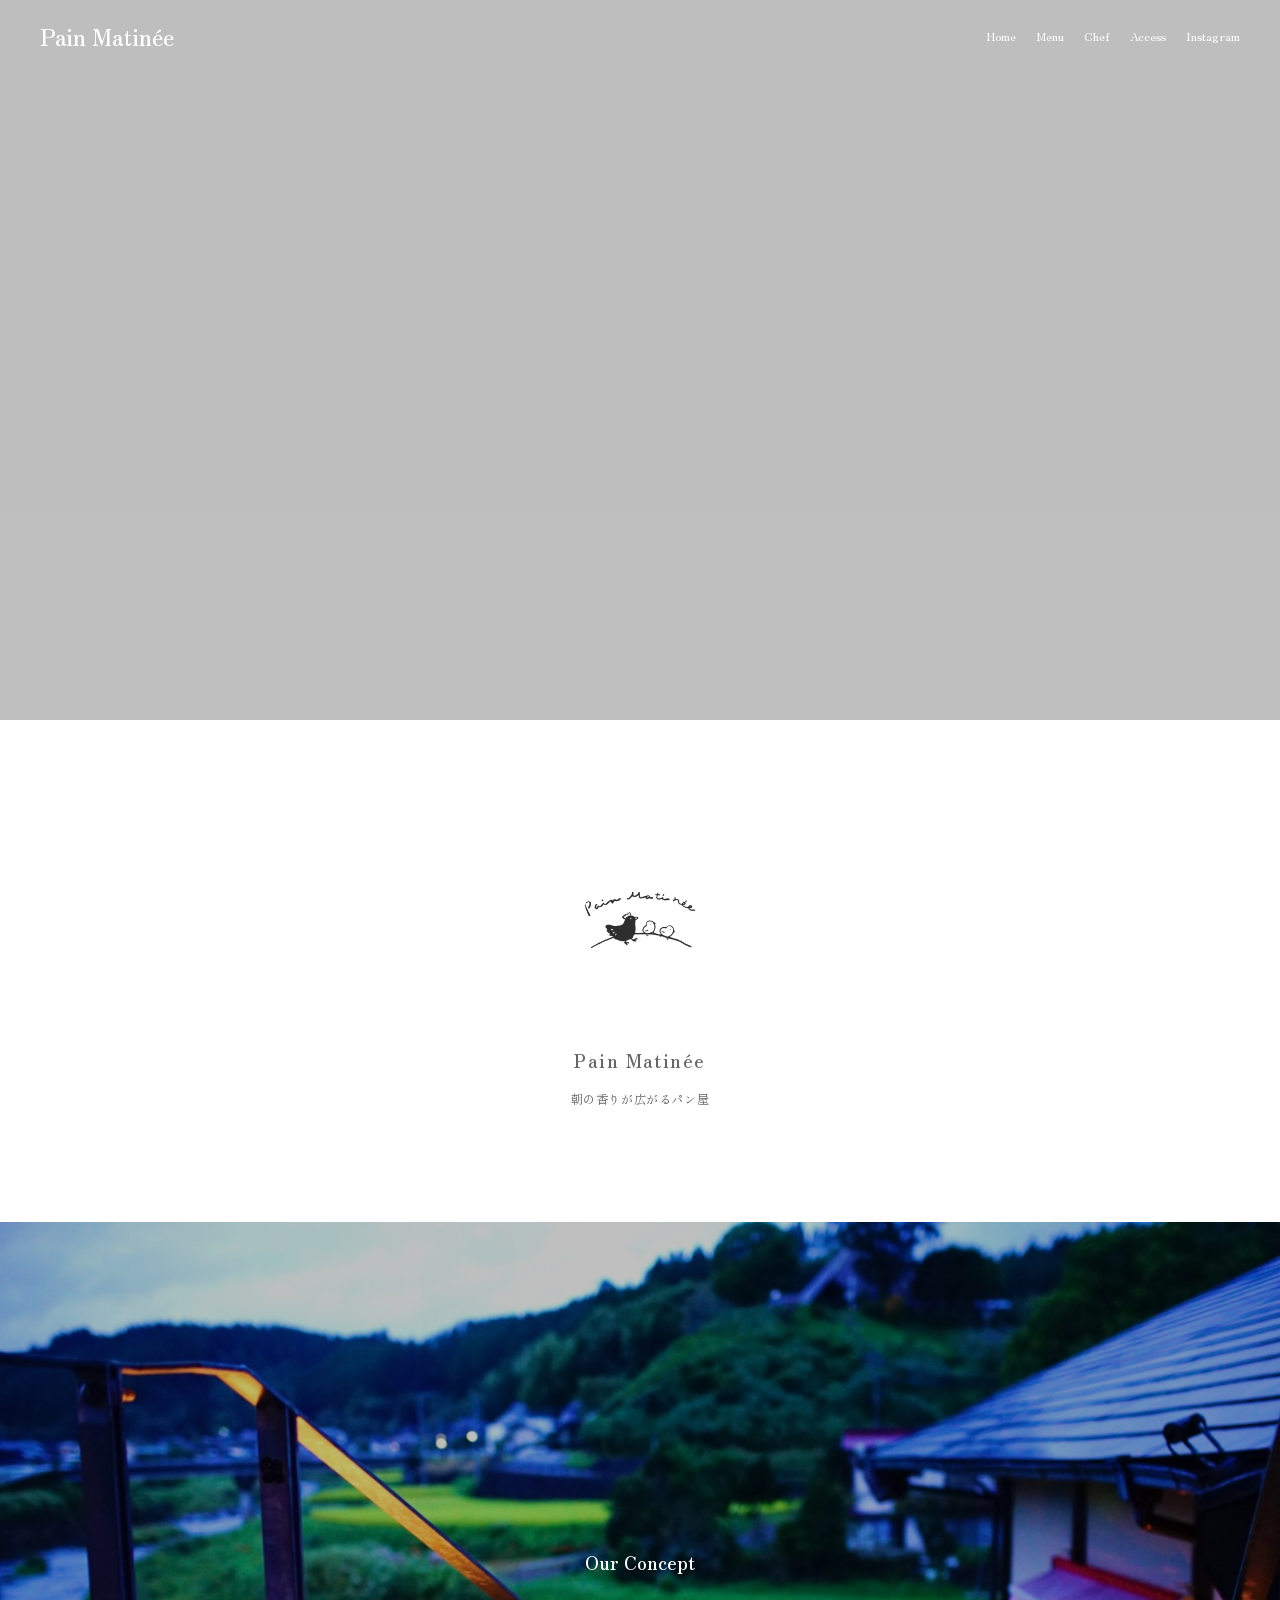
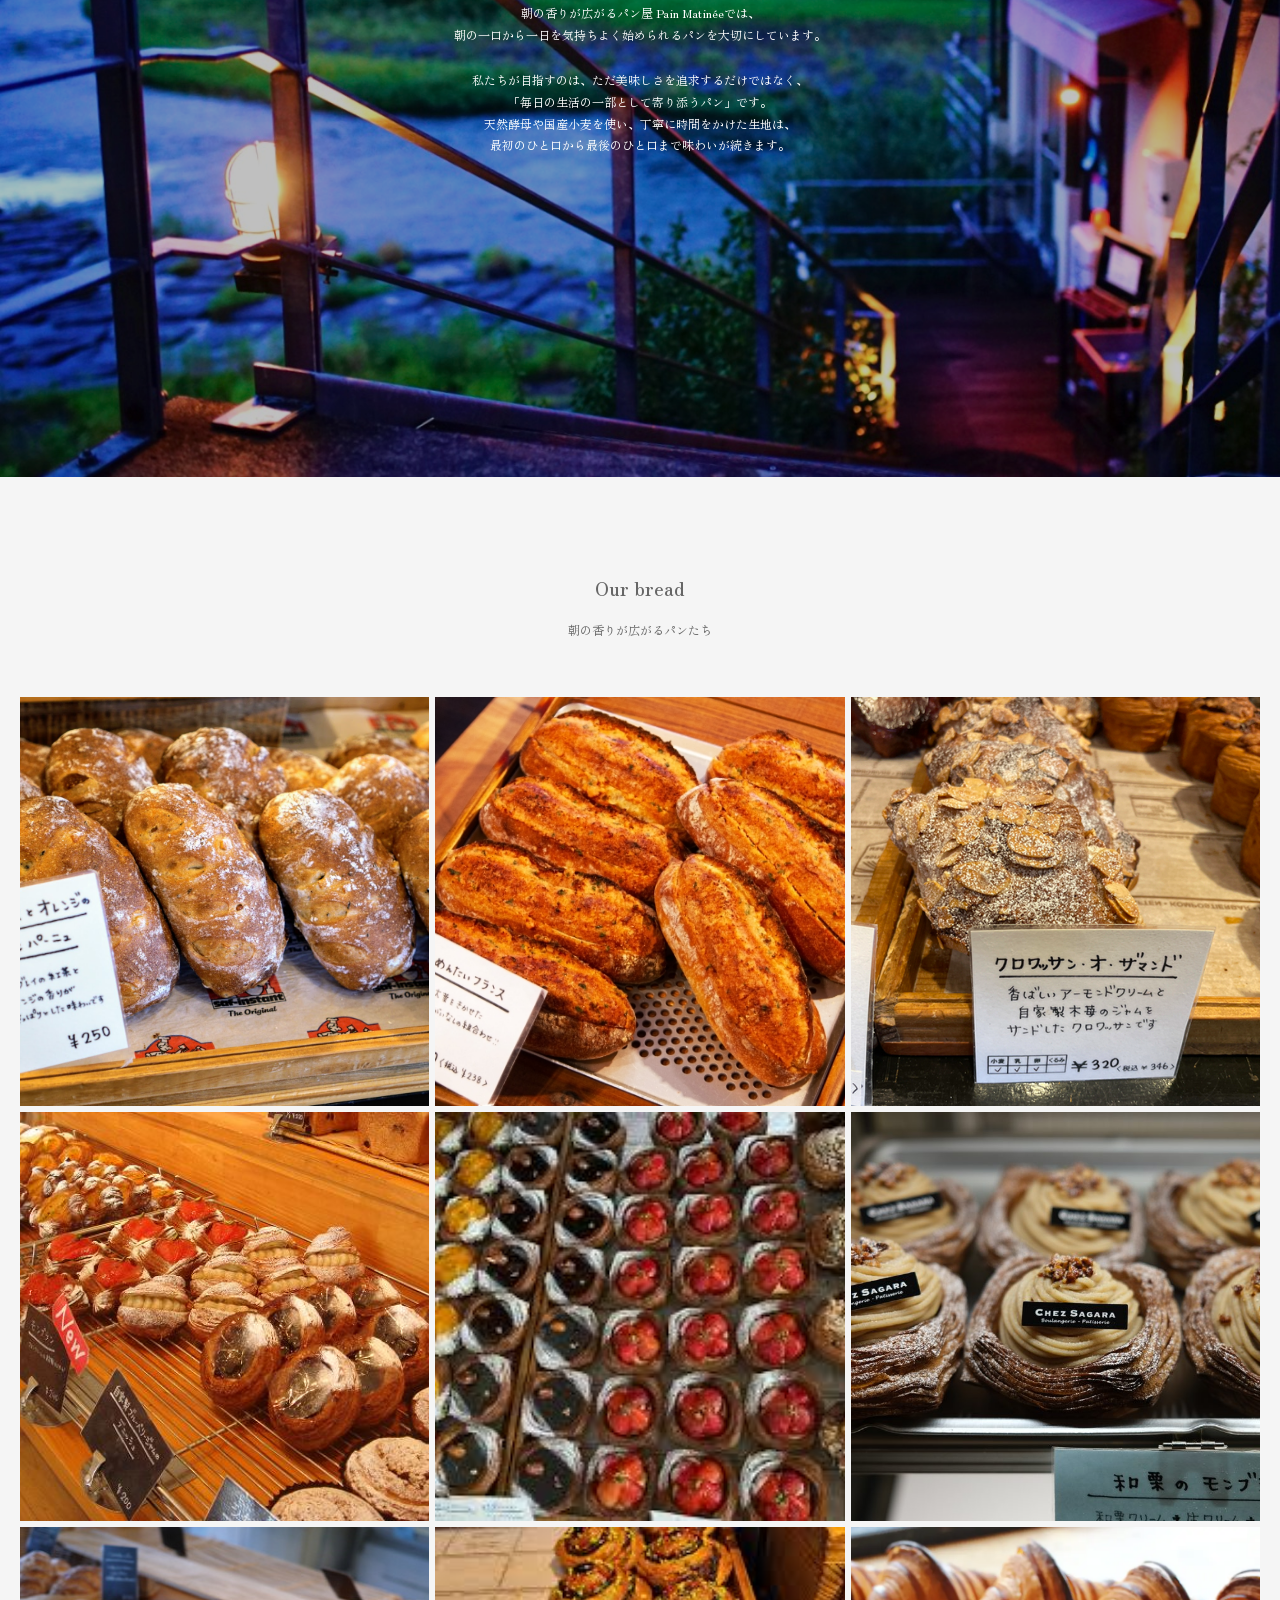
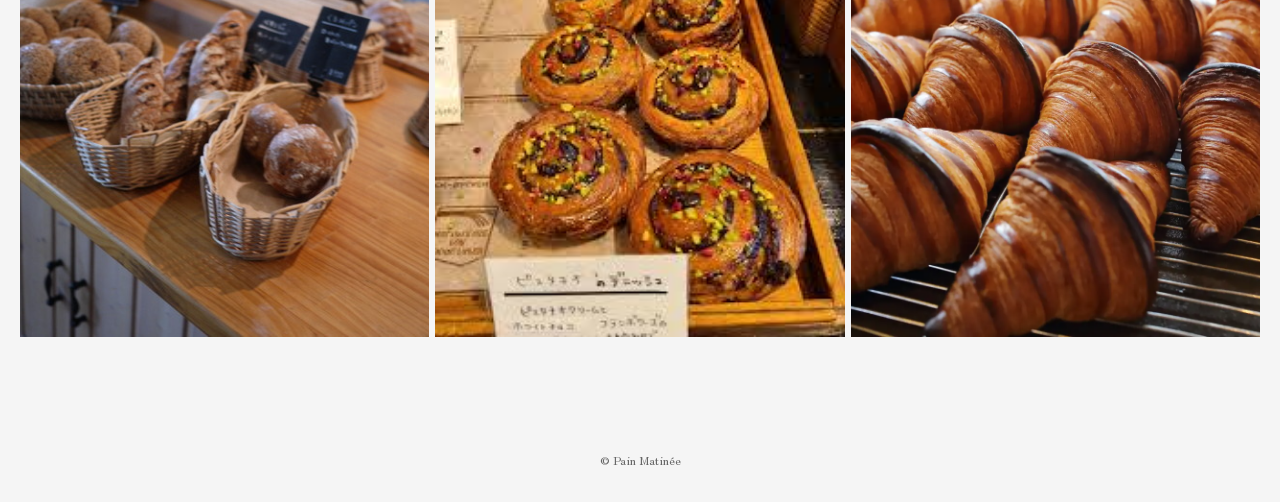
<file: index.html>
<!DOCTYPE html>
<html lang="ja">
<head>
    <meta charset="UTF-8">
    <meta name="viewport" content="width=device-width, initial-scale=1.0">
    <title>Pain Matinée</title>
    <link rel="stylesheet" href="css/style.css">
    <link href="https://fonts.googleapis.com/css2?family=Zen+Old+Mincho&display=swap" rel="stylesheet">
</head>

<body>

<!-- ヘッダー -->
<header class="header on-media" id="header">
    <h1 class="logo">
        <a href="index.html">Pain Matinée</a>
    </h1>

    <div class="hamburger" id="hamburger">
        <span></span><span></span><span></span>
    </div>

    <nav id="nav">
        <ul>
            <li><a href="index.html">Home</a></li>
            <li><a href="index.html#bread">Menu</a></li>
            <li><a href="chef.html">Chef</a></li>
            <li><a href="access.html">Access</a></li>
            <li>
                <a href="https://www.instagram.com/pain_matinee?utm_source=ig_web_button_share_sheet&igsh=ZDNlZDc0MzIxNw=="
                    target="_blank"
                    rel="noopener noreferrer">
                    Instagram
                </a>
            </li>
        </ul>
    </nav>
</header>

<div id="overlay" class="overlay"></div>

<!-- 動画背景 -->
<div class="video-bg">
    <video autoplay muted loop playsinline>
        <source src="movie/bread2.mp4" type="video/mp4">
    </video>
    <!--
    <div class=" hero text-on-image">
        <h2>朝の香りが広がるパン屋</h2>
        <p>天然酵母と国産小麦で、毎朝焼きたて。</p>
        <a href="menu.html" class="btn">パンを見る</a>
    </div>
    -->
</div>

<!-- ロゴ画像と店名 -->
<section class="section logo-sec fadein">
    <div class="logo-wrap">
        <img src="img/マチネロゴ.png" alt="Pain Matinée ロゴ">
        <h2 class="shop-name">Pain Matinée</h2>
        <p class="shop-tagline">朝の香りが広がるパン屋</p>
    </div>
</section>

<!-- コンセプト -->
<section class="section concept fadein">
    <div class="concept-image">
        <img src="img/gaikan.jpg" alt="外観">
        <div class="concept-text text-on-image">
            <h2>Our Concept</h2>
            <p>
            朝の香りが広がるパン屋 Pain Matinéeでは、<br>
            朝の一口から一日を気持ちよく始められるパンを大切にしています。
            </p>
            <p>
            私たちが目指すのは、ただ美味しさを追求するだけではなく、<br>
            「毎日の生活の一部として寄り添うパン」です。<br>
            天然酵母や国産小麦を使い、丁寧に時間をかけた生地は、<br>
            最初のひと口から最後のひと口まで味わいが続きます。
            </p>
        </div>
    </div>
</section>

<!-- パン -->
<section class="section bread fadein" id="bread">
    <div class="our-bread">
        <h2>Our bread</h2>
        <p>朝の香りが広がるパンたち</p>

        <!-- 3x3 グリッド -->
        <div class="bread-grid">

            <a href="https://www.instagram.com/p/XXXX1/" class="bread-item" target="_blank" rel="noopener">
                <img src="img/bread1.png" alt="">
                <span class="bread-overlay">View on Instagram</span>
            </a>

            <a href="https://www.instagram.com/p/XXXX2/" class="bread-item" target="_blank" rel="noopener">
                <img src="img/bread2.png" alt="">
                <span class="bread-overlay">View on Instagram</span>
            </a>

            <a href="https://www.instagram.com/p/XXXX3/" class="bread-item" target="_blank" rel="noopener">
                <img src="img/bread3.png" alt="">
                <span class="bread-overlay">View on Instagram</span>
            </a>

            <a href="https://www.instagram.com/p/XXXX4/" class="bread-item" target="_blank" rel="noopener">
                <img src="img/bread4.png" alt="">
                <span class="bread-overlay">View on Instagram</span>
            </a>

            <a href="https://www.instagram.com/p/XXXX5/" class="bread-item" target="_blank" rel="noopener">
                <img src="img/bread5.png" alt="">
                <span class="bread-overlay">View on Instagram</span>
            </a>

            <a href="https://www.instagram.com/p/XXXX6/" class="bread-item" target="_blank" rel="noopener">
                <img src="img/bread6.png" alt="">
                <span class="bread-overlay">View on Instagram</span>
            </a>

            <a href="https://www.instagram.com/p/XXXX7/" class="bread-item" target="_blank" rel="noopener">
                <img src="img/bread7.png" alt="">
                <span class="bread-overlay">View on Instagram</span>
            </a>

            <a href="https://www.instagram.com/p/XXXX8/" class="bread-item" target="_blank" rel="noopener">
                <img src="img/bread8.png" alt="">
                <span class="bread-overlay">View on Instagram</span>
            </a>

            <a href="https://www.instagram.com/p/XXXX9/" class="bread-item" target="_blank" rel="noopener">
                <img src="img/bread9.png" alt="">
                <span class="bread-overlay">View on Instagram</span>
            </a>

        </div>
    </div>
</section>





<footer>
    <p>© Pain Matinée</p>
</footer>

<!-- JS -->
<script src="js/effects.js"></script>
<script src="js/menu.js"></script>

</body>
</html>
</file>
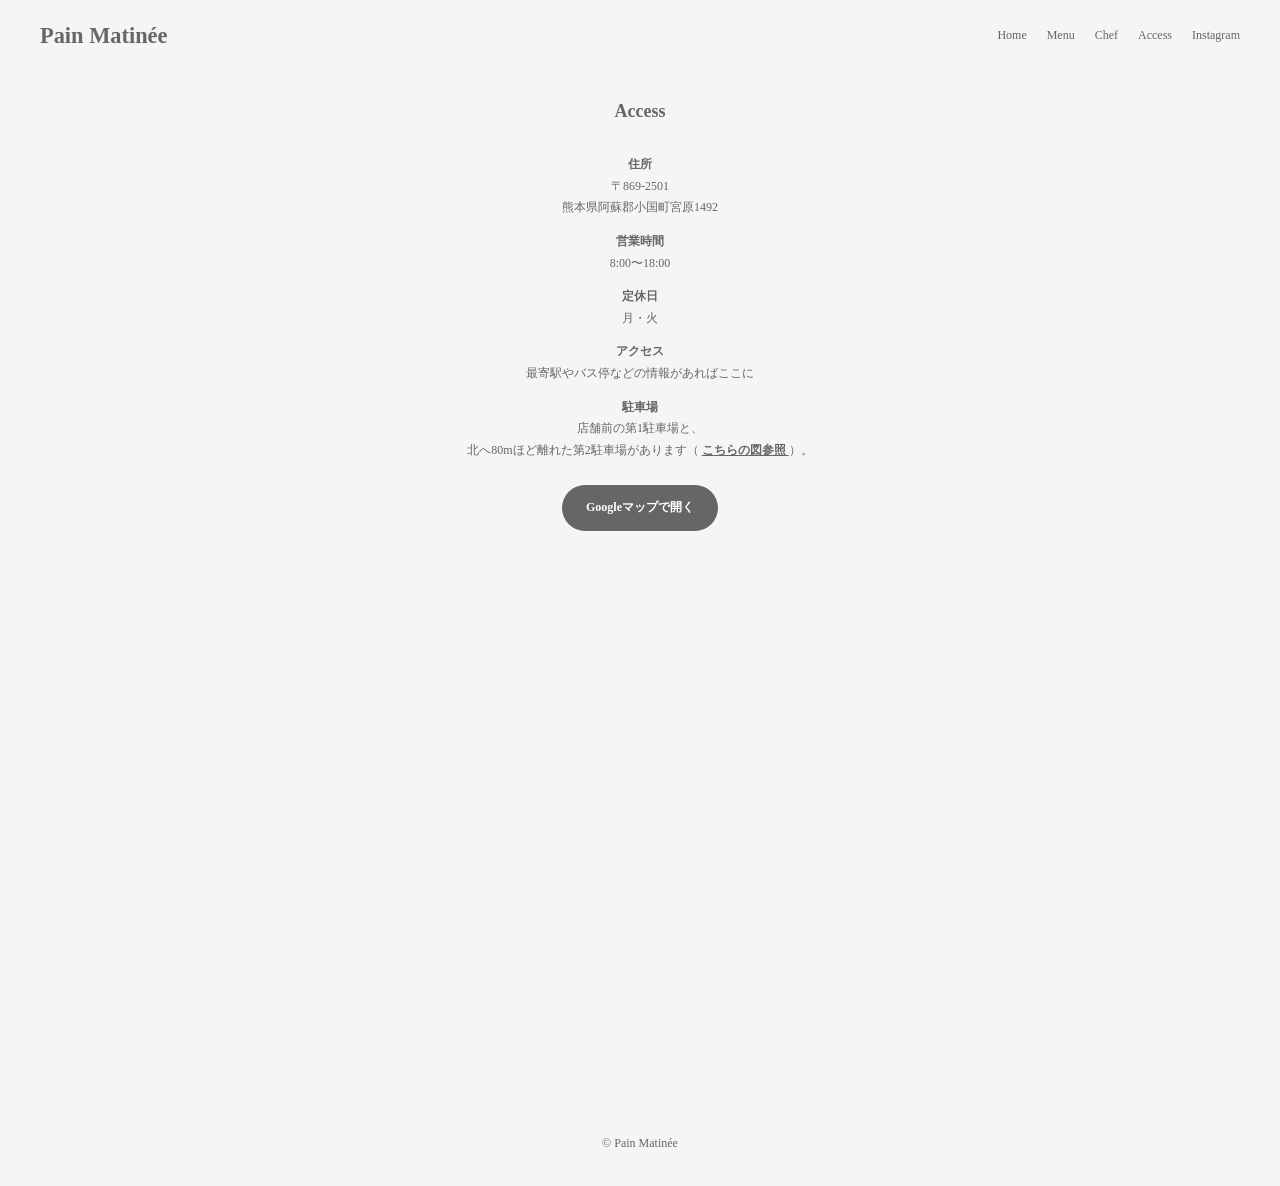
<file: access.html>
<!DOCTYPE html>
<html lang="ja">
<head>
    <meta charset="UTF-8">
    <meta name="viewport" content="width=device-width, initial-scale=1.0">
    <title>Access | Pain Matinée</title>
    <link rel="stylesheet" href="css/style.css">
</head>

<body class="sub-page">

<!-- ヘッダー -->
<header class="header on-media" id="header">
    <h1 class="logo">
        <a href="index.html">Pain Matinée</a>
    </h1>

    <div class="hamburger" id="hamburger">
        <span></span><span></span><span></span>
    </div>

    <nav id="nav">
        <ul>
            <li><a href="index.html">Home</a></li>
            <li><a href="index.html#bread">Menu</a></li>
            <li><a href="chef.html">Chef</a></li>
            <li><a href="access.html">Access</a></li>
            <li>
                <a href="https://www.instagram.com/pain_matinee?utm_source=ig_web_button_share_sheet&igsh=ZDNlZDc0MzIxNw=="
                    target="_blank"
                    rel="noopener noreferrer">
                    Instagram
                </a>
            </li>
        </ul>
    </nav>
</header>

<div id="overlay" class="overlay"></div>

<!-- Access -->
<section class="section access">
    <h2>Access</h2>

    <div class="access-info">

        <!-- テキスト -->
        <div class="access-details">
            <p><strong>住所</strong><br>
                〒869-2501<br>
                熊本県阿蘇郡小国町宮原1492
            </p>

            <p><strong>営業時間</strong><br>
                8:00〜18:00
            </p>

            <p><strong>定休日</strong><br>
                月・火
            </p>

            <p><strong>アクセス</strong><br>
                最寄駅やバス停などの情報があればここに
            </p>

            <p class="parking">
                <strong>駐車場</strong><br>
                店舗前の第1駐車場と、<br>
                北へ80mほど離れた第2駐車場があります（
                <a href="img/Parking.jpeg"
                    target="_blank"
                    rel="noopener noreferrer"
                    class="parking-link">
                    こちらの図参照
                </a>
                ）。
            </p>

            <!-- Google Mapで開くボタン -->
            <a
                href="https://maps.google.com/?q=Pain+Matinée"
                target="_blank"
                rel="noopener noreferrer"
                class="map-btn">
                Googleマップで開く
            </a>
        </div>

        <!-- Google Map（PCは固定・スマホはレスポンシブ） -->
        <div class="access-map">
            <iframe
                src="https://www.google.com/maps/embed?pb=!1m18!1m12!1m3!1d737.9090308554603!2d131.06344012217662!3d33.12644060233677!2m3!1f0!2f0!3f0!3m2!1i1024!2i768!4f13.1!3m3!1m2!1s0x35413bded97ea13b%3A0xdd94514555177ba9!2z44GK44GQ44Gr5aSp54S26aOfIOOBu-OBk-OBmeOBjg!5e1!3m2!1sja!2sjp!4v1766998939355!5m2!1sja!2sjp"
                allowfullscreen
                loading="lazy">
            </iframe>

            
        </div>

    </div>
</section>


<!-- フッター -->
<footer>
    <p>© Pain Matinée</p>
</footer>

<script src="js/menu.js"></script>
<script src="js/effects.js"></script>

</body>
</html>
</file>
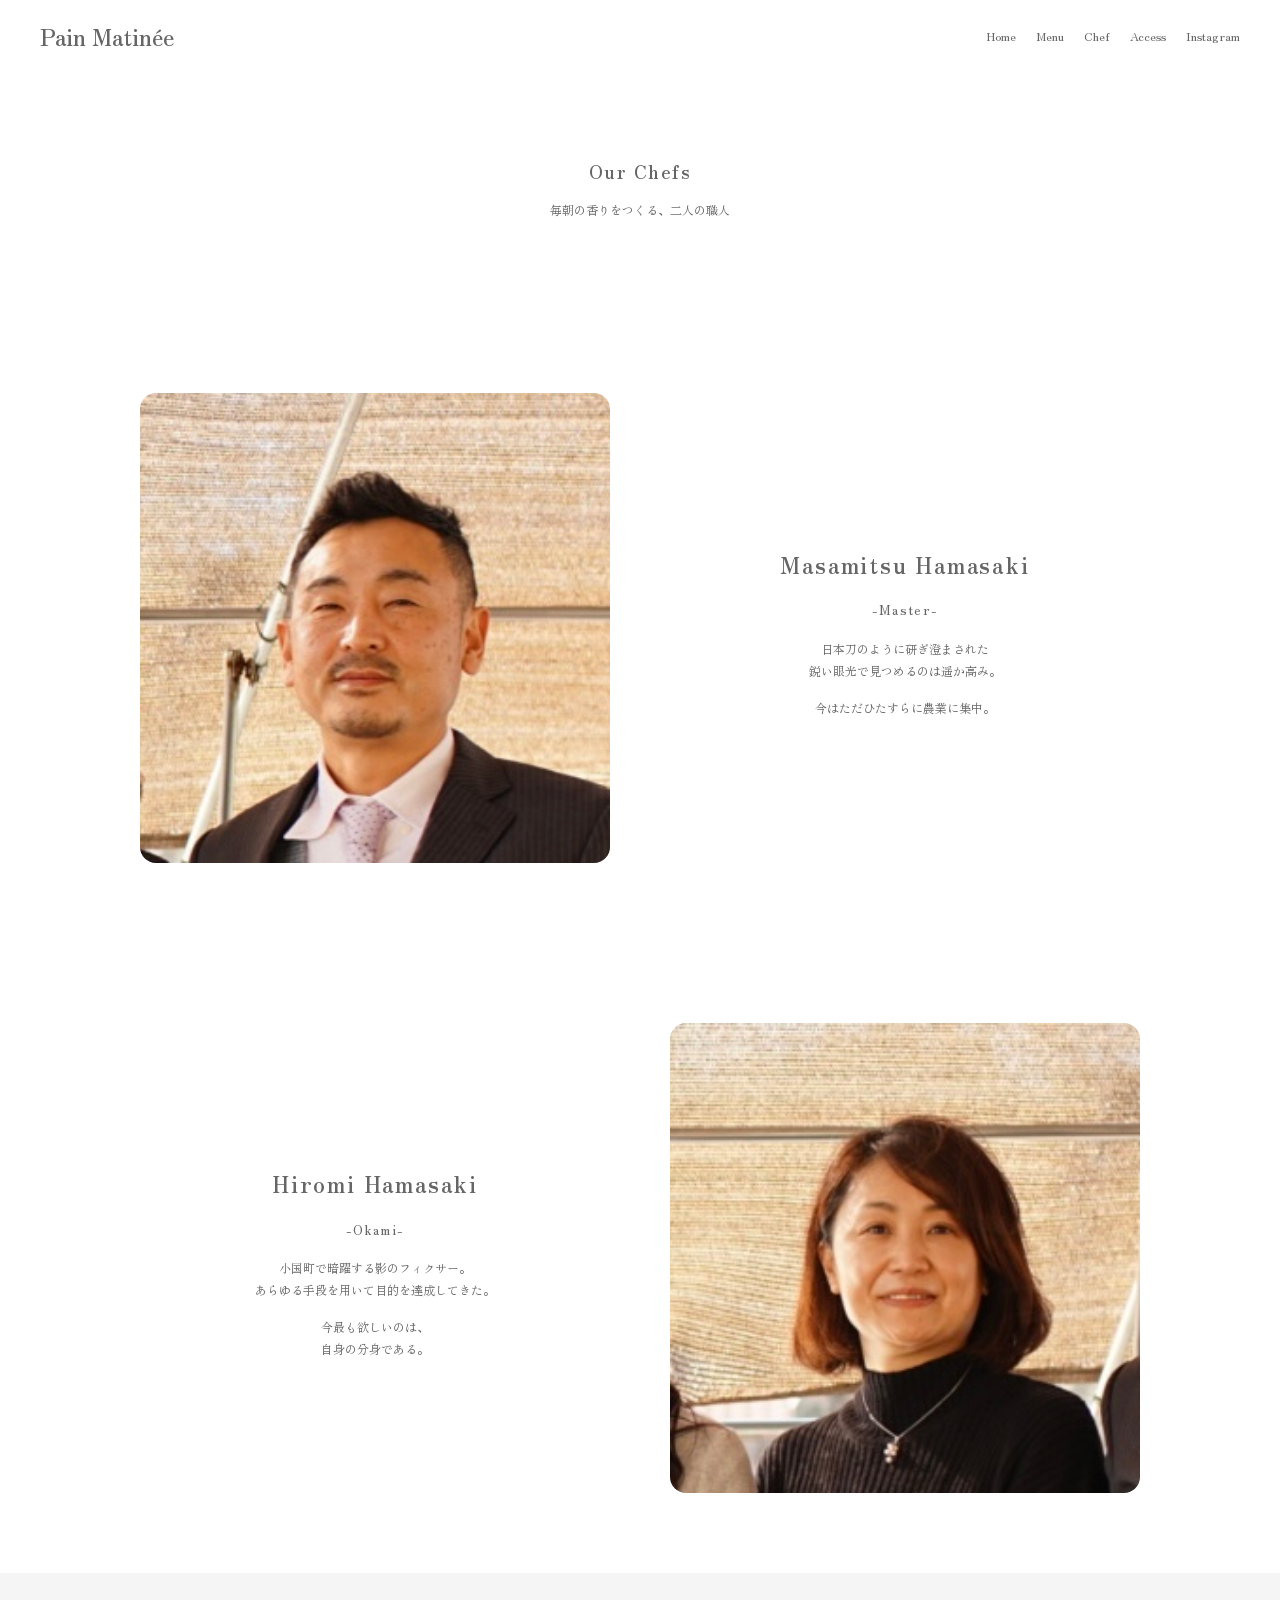
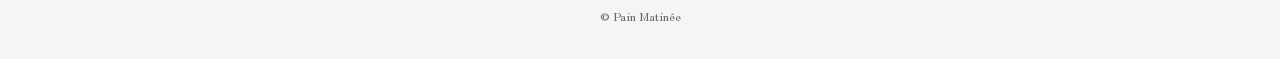
<file: chef.html>
<!DOCTYPE html>
<html lang="ja">
<head>
    <meta charset="UTF-8">
    <meta name="viewport" content="width=device-width, initial-scale=1.0">
    <title>Chef | Pain Matinée</title>

    <link rel="stylesheet" href="css/style.css">
    <link href="https://fonts.googleapis.com/css2?family=Zen+Old+Mincho&display=swap" rel="stylesheet">
</head>

<body class="sub-page">

<!-- ヘッダー（indexと共通） -->
<!-- ヘッダー -->
<header class="header on-media" id="header">
    <h1 class="logo">
        <a href="index.html">Pain Matinée</a>
    </h1>

    <div class="hamburger" id="hamburger">
        <span></span><span></span><span></span>
    </div>

    <nav id="nav">
        <ul>
            <li><a href="index.html">Home</a></li>
            <li><a href="index.html#bread">Menu</a></li>
            <li><a href="chef.html">Chef</a></li>
            <li><a href="access.html">Access</a></li>
            <li>
                <a href="https://www.instagram.com/pain_matinee?utm_source=ig_web_button_share_sheet&igsh=ZDNlZDc0MzIxNw=="
                    target="_blank"
                    rel="noopener noreferrer">
                    Instagram
                </a>
            </li>
        </ul>
    </nav>
</header>

<div id="overlay" class="overlay"></div>

<!-- ページタイトル -->
<section class="section chef-hero fadein">
    <h2>Our Chefs</h2>
    <p>毎朝の香りをつくる、二人の職人</p>
</section>

<!-- シェフ1 -->
<section class="section chef fadein">
    <div class="chef-inner">
        <div class="chef-image">
            <img src="img/father.jpg" alt="シェフ1">
        </div>
        <div class="chef-text">
            <h3>Masamitsu Hamasaki</h3>
            <p class="chef-role">-Master-</p>
            <p>
                日本刀のように研ぎ澄まされた<br>
                鋭い眼光で見つめるのは遥か高み。
            </p>
            <p>
                今はただひたすらに農業に集中。<br>
                
            </p>
        </div>
    </div>
</section>

<!-- シェフ2（左右反転） -->
<section class="section chef reverse fadein">
    <div class="chef-inner">
        <div class="chef-image">
            <img src="img/mather.jpg" alt="シェフ2">
        </div>
        <div class="chef-text">
            <h3>Hiromi Hamasaki</h3>
            <p class="chef-role">-Okami-</p>
            <p>
                小国町で暗躍する影のフィクサー。<br>
                あらゆる手段を用いて目的を達成してきた。
            </p>
            <p>
                今最も欲しいのは、<br>
                自身の分身である。
            </p>
        </div>
    </div>
</section>

<footer>
    <p>© Pain Matinée</p>
</footer>

<!-- JS（既存流用） -->
<script src="js/effects.js"></script>
<script src="js/menu.js"></script>

</body>
</html>
</file>
<file: css/style.css>
/* =========================
カラーテーマ（モダン・白基調）
   ========================= */
:root {
    --bg-main: #ffffff;
    --bg-sub: #f5f5f5;
    --bg-soft: #eeeeee;

    --text-main:#666666;
    --text-sub: #666666;
    --white: #ffffff;

    --border-light: #dddddd;
}

/* =========================
box-sizing（必須）
   ========================= */
*,
*::before,
*::after {
    box-sizing: border-box;
}

/* =========================
ベース
   ========================= */
body {
    margin: 0;
    font-family: "Zen Old Mincho", serif;
    color: var(--text-main);
    background: var(--bg-main);
    font-size: 12px;
    line-height: 1.8;
}

a {
    text-decoration: none;
    color: inherit;
}

/* =========================
画像レスポンシブ
   ========================= */
img {
    max-width: 100%;
    height: auto;
    display: block;
}

/* =========================
文字色制御（重要）
   ========================= */

/* 画像・動画の上は白文字 */
.on-media {
    color: #ffffff;
}

.on-media .text-on-image,
.on-media .text-on-image * {
    color: #ffffff;
}

/* =========================
画像上テキスト専用（再利用用）
   ========================= */
.text-on-image,
.text-on-image * {
    color: #ffffff;
}

/* 黒背景用 */
.text-on-dark,
.text-on-dark * {
    color: #ffffff;
}

/* =========================
動画背景
   ========================= */
.video-bg {
    position: relative;
    width: 100%;
    height: min(100vh, 56.25vw);
    overflow: hidden;
    background: var(--bg-soft);
}

.video-bg video {
    position: absolute;
    inset: 0;
    width: 100%;
    height: 100%;
    object-fit: cover;
}

.video-bg::after {
    content: "";
    position: absolute;
    inset: 0;
    background: rgba(0, 0, 0, 0.2);
    z-index: 1;
    pointer-events: none;
}

/* =========================
ヒーロー
   ========================= */
.hero {
    position: relative;
    z-index: 2;
    text-align: center;
    margin-top: 30vh;
}

/* =========================
ヘッダー
   ========================= */
.header {
    position: fixed;
    top: 0;
    width: 100%;
    height: 72px;               /* ← 高さを明示 */
    padding: 0 40px;            /* 上下paddingは使わない */
    display: flex;
    justify-content: space-between;
    align-items: center;        /* ← 縦中央揃えの核 */
    z-index: 1010;
}

.header .logo {
    margin: 0;                 /* ← h1のデフォ余白を消す */
    font-size: 1.4rem;
    line-height: 1;             /* ← 高さブレ防止 */
    display: flex;
    align-items: center;
}

/* ヘッダーロゴリンク */
.header .logo a {
    color: inherit;
    text-decoration: none;
    display: inline-flex;
    align-items: center;
}

/* ホバー時（任意） */
.header .logo a:hover {
    opacity: 0.8;
}

.header nav ul {
    margin: 0;
    padding: 0;
    display: flex;
    align-items: center;        /* ← nav内も中央揃え */
    list-style: none;
    gap: 20px;
}

.header nav a {
    display: flex;
    align-items: center;
    height: 72px;               /* ← ヘッダーと同じ高さ */
}

.header ul {
    display: flex;
    list-style: none;
    gap: 20px;
}

/* =========================
サブページ用ヘッダー文字色
========================= */

.sub-page .header {
    color: var(--text-main); /* グレー */
}

.sub-page .header a {
    color: var(--text-main);
}

/* ハンバーガーの線もグレーに */
.sub-page .hamburger span {
    background: var(--text-main);
}


/* =========================
ヘッダー：スクロール後
========================= */
.header.scrolled {
    background: rgba(255, 255, 255, 0.75);
    backdrop-filter: blur(10px);
    border-bottom: 1px solid var(--border-light);
    transition: background 0.3s ease;
    color: var(--text-main); /* グレー */
}

/* =========================
ヘッダー：縮小状態
========================= */
.header.is-small {
    height: 56px;            /* 72px → 56px */
}

/* ロゴも少し縮める */
.header.is-small .logo {
    font-size: 1.2rem;
}

/* navリンクの高さも合わせる */
.header.is-small nav a {
    height: 56px;
}
/* =========================
ヘッダー：スクロール後の文字色
========================= */

/* ロゴ */
.header.scrolled .logo {
    color: var(--text-main);
}

/* ナビリンク */
.header.scrolled nav a {
    color: var(--text-main);
}

/* ハンバーガーの線 */
.header.scrolled .hamburger span {
    background: var(--text-main);
}



/* =========================
ガラスボタン（白系）
   ========================= */
.btn {
    padding: 14px 34px;
    border-radius: 999px;
    background: rgba(255, 255, 255, 0.7);
    backdrop-filter: blur(12px);
    border: 1px solid var(--border-light);
    color: var(--text-main);
    font-weight: 600;
    box-shadow: 0 6px 16px rgba(0, 0, 0, 0.08);
    transition: 0.2s ease;
}

.btn:hover {
    background: rgba(255, 255, 255, 0.9);
}

/* =========================
セクション
   ========================= */
.section {
    padding: 80px 20px;
    text-align: center;
    background: var(--bg-sub);
}

/* =========================
メニューグリッド
   ========================= */
.menu-grid {
    display: grid;
    grid-template-columns: repeat(auto-fit, minmax(220px, 1fr));
    gap: 30px;
    margin-top: 40px;
}

.item img {
    border-radius: 14px;
}

/* =========================
フッター
   ========================= */
footer {
    background: var(--bg-sub);
    padding: 20px;
    text-align: center;
    color: var(--text-sub);
}

/* =========================
ハンバーガー
   ========================= */

.hamburger {
    position: static;           /* ← fixed をやめる */
    width: 44px;
    height: 44px;
    border-radius: 50%;
    background: rgba(255, 255, 255, 0.8);
    border: 1px solid var(--border-light);

    display: none;              /* PCでは非表示 */
    flex-direction: column;
    justify-content: center;
    align-items: center;
}


.hamburger span {
    width: 18px;
    height: 2px;
    background: var(--text-main);
    margin: 3px 0;
}



/* =========================
背景オーバーレイ
   ========================= */
.overlay {
    position: fixed;
    inset: 0;
    background: rgba(0, 0, 0, 0.35);
    opacity: 0;
    visibility: hidden;
    transition: 0.3s;
    z-index: 1000;
}

.overlay::before {
    content: "";
    position: fixed;
    inset: 0;
    backdrop-filter: blur(6px);
    pointer-events: none;
}

.overlay.active {
    opacity: 1;
    visibility: visible;
}

/* ========================
コンセプト
   ========================= */
.concept {
    padding: 0;
    background: var(--bg-main);
}

.concept-image {
    position: relative;
}

.concept-image img {
    width: 100%;
    height: auto;
    object-fit: cover;
}

/* テキストを画像中央に */
.concept-text {
    position: absolute;
    inset: 0;

    display: flex;
    flex-direction: column;
    justify-content: center;
    align-items: center;

    text-align: center;
    padding: 24px;
    background: rgba(0, 0, 0, 0.25);
}

.concept-text h2 {
    margin-bottom: 12px;
}



/* =========================
フェードイン
   ========================= */
.fadein {
    opacity: 0;
    transform: translateY(40px);
    transition: opacity 1s ease, transform 1s ease;
}

.fadein.show {
    opacity: 1;
    transform: translateY(0);
}

/* =========================
Instagram
   ========================= */
.instagram {
    background: var(--bg-main);
}

.instagram h2 {
    margin-bottom: 32px;
}

.instagram.section {
    padding: 80px 20px;
}


.lightwidget-widget {
    width: 100%;
    border: none;
    overflow: hidden;
    min-height: 600px; /* PC：9枚 */
}

.lightwidget-widget img {
    transition: opacity 0.3s ease;
}

.lightwidget-widget img:hover {
    opacity: 0.75;
}

/* =========================
Info
   ========================= */
.access-info {
    display: flex;
    flex-direction: column;
    gap: 32px;
}

/* Google Map 表示 */
.access-map iframe {
    width: 600px;      /* PC 固定サイズ */
    height: 450px;
    border: 0;
    margin: 0 auto;    /* 中央寄せ */
    max-width: 100%;   /* スマホ時は縮む */
}

/* Google Map 開くボタン */
.map-btn {
    display: inline-block;
    margin-top: 12px;
    padding: 12px 24px;
    background: var(--text-main);
    color: #fff;
    border-radius: 999px;
    text-align: center;
    font-weight: bold;
}

.parking-link {
    color: var(--text-main);
    text-decoration: underline;
    font-weight: 600;
}

.parking-link:hover {
    opacity: 0.7;
}

.map-btn {
    display: inline-flex;          /* 中央揃えしやすい */
    align-items: center;
    justify-content: center;

    width: fit-content;            /* 中身サイズ */
    max-width: 100%;
    padding: 12px 24px;

    border-radius: 999px;
    background: var(--text-main);
    color: #fff;
    font-weight: 600;
    text-align: center;
}

.map-btn:hover {
    background: #333;
    color: #fff;
}

/* =========================
ロゴセクション
   ========================= */
.logo-sec {
    background: var(--bg-main);
    padding: 100px 20px;
}

.logo-wrap {
    max-width: 600px;
    margin: 0 auto;
    text-align: center;
}

/* ロゴ画像 */
.logo-wrap img {
    width: 200px;          /* ロゴの存在感 */
    max-width: 60vw;       /* スマホでも大きすぎない */
    margin: 0 auto 24px;
}

/* 店名 */
.shop-name {
    font-family: "Zen Old Mincho", "Noto Serif JP", serif;
    letter-spacing: 0.08em;
    margin-bottom: 12px;
    color: var(--text-main);
}

/* サブコピー */
.shop-tagline {
    color: var(--text-sub);
    letter-spacing: 0.05em;
}

/* =========================
Our bread
   ========================= */
.our-bread p {
    margin-bottom: 56px; /* ← 好みで 32〜56px くらい */
}
   /* 3x3 グリッド */
.bread-grid {
    display: grid;
    grid-template-columns: repeat(3, 1fr);
    gap: 6px;
    margin-top: 32px;
}

/* 1枚 */
.bread-item {
    position: relative;
    overflow: hidden;
    aspect-ratio: 1 / 1;
}

/* 画像 */
.bread-item img {
    width: 100%;
    height: 100%;
    object-fit: cover;
    transition: transform 0.6s ease;
}

/* ホバーで少しズーム */
.bread-item:hover img {
    transform: scale(1.08);
}

/* オーバーレイ（初期状態：下＋透明） */
.bread-overlay {
    position: absolute;
    inset: 0;

    display: flex;
    align-items: center;
    justify-content: center;

    background: rgba(0, 0, 0, 0.45);
    color: #fff;
    font-weight: 500;
    letter-spacing: 0.08em;
    font-size: 0.85rem;

    opacity: 0;
    transform: translateY(20px);
    transition: opacity 0.4s ease, transform 0.4s ease;
}

/* hover時：ふわっと上へ */
.bread-item:hover .bread-overlay {
    opacity: 1;
    transform: translateY(0);
}

/* =========================
Chef Page
========================= */

.chef-hero {
    background: var(--bg-main);
    padding: 140px 20px 80px;
    text-align: center;
}

.chef-hero h2 {
    letter-spacing: 0.08em;
    margin-bottom: 12px;
}

.chef-hero p {
    color: var(--text-sub);
}

/* シェフ共通 */
.chef {
    background: var(--bg-main);
}

.chef-inner {
    max-width: 1000px;
    margin: 0 auto;
    display: grid;
    grid-template-columns: 1fr 1fr;
    gap: 60px;
    align-items: center;
}

/* 画像 */
.chef-image img {
    width: 100%;
    border-radius: 16px;
}

/* テキスト */
.chef-text h3 {
    font-size: 1.4rem;
    letter-spacing: 0.08em;
    margin-bottom: 6px;
}

.chef-role {
    font-size: 0.85rem;
    letter-spacing: 0.1em;
    margin-bottom: 24px;
    color: var(--text-sub);
}

.chef-text p {
    margin-bottom: 16px;
}

/* 左右反転 */
.chef.reverse .chef-inner {
    direction: rtl;
}

.chef.reverse .chef-text {
    direction: ltr;
}



/* =========================
スマホナビ
   ========================= */
@media (max-width: 768px) {

    .hamburger {
        display: flex;
    }
    /* 動画をスマホでは画面いっぱい縦に */
    .video-bg {
        height: 100vh;
    }

    nav {
        position: fixed;
        top: 0;
        right: 0;
        width: 75%;
        height: 100vh;
        background: #ffffff;
        padding-top: 80px;
        transform: translateX(100%);
        transition: 0.3s;
        z-index: 1015;
        border-left: 1px solid var(--border-light);
        color: var(--text-sub);
    }
    nav a {
        color: inherit;
    }

    nav.active {
        transform: translateX(0);
        color: var(--text-sub);
    }

    nav.active a {
        color: inherit;
    }

    nav ul {
        flex-direction: column;
        gap: 24px;
        text-align: center;
    }

    .fadein {
        transform: translateY(16px);
        transition: opacity 0.6s ease, transform 0.6s ease;
    }
    .lightwidget-widget {
        min-height: 900px; /* スマホは縦に長くなる */
    }
    .info-wrap {
        grid-template-columns: 1fr;
    }

    .info-map iframe {
        height: 260px;
    }

    .access-map iframe {
        width: 100%;   /* スマホでは横幅いっぱい */
        height: 280px; /* スマホで見やすい比率 */
    }
    .chef-inner {
        grid-template-columns: 1fr;
        gap: 32px;
    }

    .chef.reverse .chef-inner {
        direction: ltr;
    }
}
</file>
